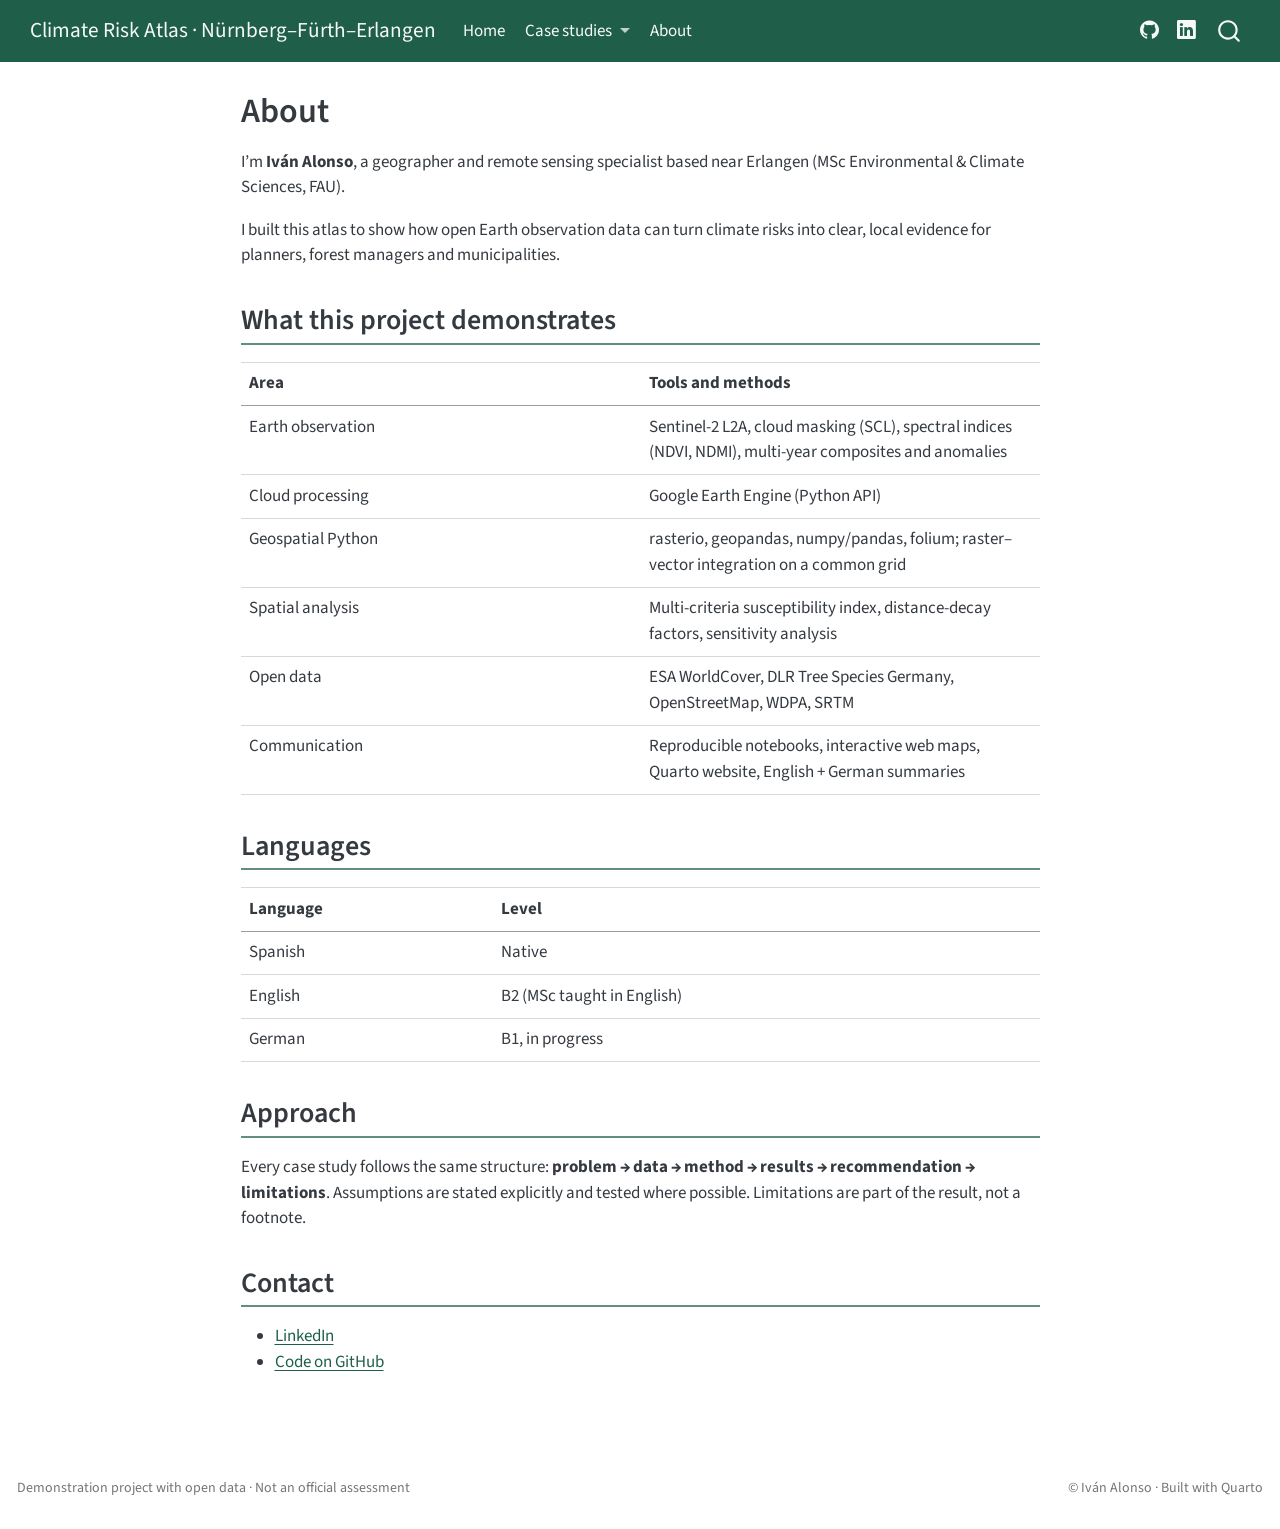
<file: docs/about.html>
<!DOCTYPE html>
<html xmlns="http://www.w3.org/1999/xhtml" lang="en" xml:lang="en"><head>

<meta charset="utf-8">
<meta name="generator" content="quarto-1.10.19">

<meta name="viewport" content="width=device-width, initial-scale=1.0, user-scalable=yes">


<title>About – Climate Risk Atlas · Nürnberg–Fürth–Erlangen</title>
<style>
/* Default styles provided by pandoc.
** See https://pandoc.org/MANUAL.html#variables-for-html for config info.
*/
span.smallcaps{font-variant: small-caps;}
div.columns{display: flex; gap: 1.5em;}
div.column{flex: auto;}
@media screen {
div.columns{gap: min(4vw, 1.5em);}
div.column{overflow-x: auto;}
}
div.hanging-indent{margin-left: 1.5em; text-indent: -1.5em;}
ul.task-list{list-style: none;}
ul.task-list li input[type="checkbox"] {
  width: 0.8em;
  margin: 0 0.8em 0.2em -1em; /* quarto-specific, see https://github.com/quarto-dev/quarto-cli/issues/4556 */ 
  vertical-align: middle;
}
</style>


<script src="site_libs/quarto-nav/quarto-nav.js"></script>
<script src="site_libs/quarto-nav/headroom.min.js"></script>
<script src="site_libs/clipboard/clipboard.min.js"></script>
<script src="site_libs/quarto-search/autocomplete.umd.js"></script>
<script src="site_libs/quarto-search/fuse.min.js"></script>
<script src="site_libs/quarto-search/quarto-search.js"></script>
<meta name="quarto:offset" content="./">
<script src="site_libs/quarto-html/quarto.js" type="module"></script>
<script src="site_libs/quarto-html/tabsets/tabsets.js" type="module"></script>
<script src="site_libs/quarto-html/popper.min.js"></script>
<script src="site_libs/quarto-html/tippy.umd.min.js"></script>
<script src="site_libs/quarto-html/anchor.min.js"></script>
<link href="site_libs/quarto-html/tippy.css" rel="stylesheet">
<link href="site_libs/quarto-html/quarto-syntax-highlighting-bf27225e3a48a9273f3daa8f8e829971.css" rel="stylesheet" id="quarto-text-highlighting-styles">
<script src="site_libs/bootstrap/bootstrap.min.js"></script>
<link href="site_libs/bootstrap/bootstrap-icons.css" rel="stylesheet">
<link href="site_libs/bootstrap/bootstrap-f256b25d8e422ffab89a92eec54816a0.min.css" rel="stylesheet" append-hash="true" id="quarto-bootstrap" data-mode="light">
<script id="quarto-search-options" type="application/json">{
  "location": "navbar",
  "copy-button": false,
  "collapse-after": 3,
  "panel-placement": "end",
  "type": "overlay",
  "limit": 50,
  "keyboard-shortcut": [
    "f",
    "/",
    "s"
  ],
  "show-item-context": false,
  "language": {
    "search-no-results-text": "No results",
    "search-matching-documents-text": "matching documents",
    "search-copy-link-title": "Copy link to search",
    "search-hide-matches-text": "Hide additional matches",
    "search-more-match-text": "more match in this document",
    "search-more-matches-text": "more matches in this document",
    "search-clear-button-title": "Clear",
    "search-text-placeholder": "",
    "search-detached-cancel-button-title": "Cancel",
    "search-submit-button-title": "Submit",
    "search-label": "Search"
  }
}</script>


<meta property="og:title" content="About – Climate Risk Atlas · Nürnberg–Fürth–Erlangen">
<meta property="og:description" content="Open-data case studies on climate risks in the Nürnberg–Fürth–Erlangen metropolitan core, built with Sentinel-2 and Google Earth Engine.">
<meta property="og:image" content="https://ivan-alonso-rs.github.io/climate-risk-atlas-nfe/images/banner.jpg">
<meta property="og:site_name" content="Climate Risk Atlas · Nürnberg–Fürth–Erlangen">
</head>

<body class="nav-fixed fullcontent quarto-light">

<div id="quarto-search-results"></div>
  <header id="quarto-header" class="headroom fixed-top">
    <nav class="navbar navbar-expand-lg " data-bs-theme="dark">
      <div class="navbar-container container-fluid">
      <div class="navbar-brand-container mx-auto">
    <a class="navbar-brand" href="./index.html">
    <span class="navbar-title">Climate Risk Atlas · Nürnberg–Fürth–Erlangen</span>
    </a>
  </div>
            <div id="quarto-search" class="" title="Search"></div>
          <button class="navbar-toggler" type="button" data-bs-toggle="collapse" data-bs-target="#navbarCollapse" aria-controls="navbarCollapse" role="menu" aria-expanded="false" aria-label="Toggle navigation" onclick="if (window.quartoToggleHeadroom) { window.quartoToggleHeadroom(); }">
  <span class="navbar-toggler-icon"></span>
</button>
          <div class="collapse navbar-collapse" id="navbarCollapse">
            <ul class="navbar-nav navbar-nav-scroll me-auto">
  <li class="nav-item">
    <a class="nav-link" href="./index.html"> 
<span class="menu-text">Home</span></a>
  </li>  
  <li class="nav-item dropdown ">
    <a class="nav-link dropdown-toggle" href="#" id="nav-menu-case-studies" role="link" data-bs-toggle="dropdown" aria-expanded="false">
 <span class="menu-text">Case studies</span>
    </a>
    <ul class="dropdown-menu" aria-labelledby="nav-menu-case-studies">    
        <li>
    <a class="dropdown-item" href="./projects/01_reichswald.html">
 <span class="dropdown-text">Forest health in the Nürnberger Reichswald</span></a>
  </li>  
        <li>
    <a class="dropdown-item" href="./projects/02_urban_heat.html">
 <span class="dropdown-text">Urban heat islands</span></a>
  </li>  
        <li>
    <a class="dropdown-item" href="./projects/03_watershed.html">
 <span class="dropdown-text">Pluvial flooding: where does heavy rain collect?</span></a>
  </li>  
    </ul>
  </li>
  <li class="nav-item">
    <a class="nav-link active" href="./about.html" aria-current="page"> 
<span class="menu-text">About</span></a>
  </li>  
</ul>
            <ul class="navbar-nav navbar-nav-scroll ms-auto">
  <li class="nav-item compact">
    <a class="nav-link" href="https://github.com/ivan-alonso-rs/climate-risk-atlas-nfe"> <i class="bi bi-github" role="img" aria-label="Code on GitHub">
</i> 
<span class="menu-text"></span></a>
  </li>  
  <li class="nav-item compact">
    <a class="nav-link" href="https://www.linkedin.com/in/ivan-alonso-rs/"> <i class="bi bi-linkedin" role="img" aria-label="LinkedIn">
</i> 
<span class="menu-text"></span></a>
  </li>  
</ul>
          </div> <!-- /navcollapse -->
            <div class="quarto-navbar-tools">
</div>
      </div> <!-- /container-fluid -->
    </nav>
</header>
<!-- content -->
<div id="quarto-content" class="quarto-container page-columns page-rows-contents page-layout-article page-navbar">
<!-- sidebar -->
<!-- margin-sidebar -->
    
<!-- main -->
<main class="content" id="quarto-document-content">

<header id="title-block-header" class="quarto-title-block default">
<div class="quarto-title">
<h1 class="title">About</h1>
</div>



<div class="quarto-title-meta">

    
  
    
  </div>
  


</header>


<p>I’m <strong>Iván Alonso</strong>, a geographer and remote sensing specialist based near Erlangen (MSc Environmental &amp; Climate Sciences, FAU).</p>
<p>I built this atlas to show how open Earth observation data can turn climate risks into clear, local evidence for planners, forest managers and municipalities.</p>
<section id="what-this-project-demonstrates" class="level2">
<h2 class="anchored" data-anchor-id="what-this-project-demonstrates">What this project demonstrates</h2>
<table class="caption-top table">
<colgroup>
<col style="width: 50%">
<col style="width: 50%">
</colgroup>
<thead>
<tr class="header">
<th>Area</th>
<th>Tools and methods</th>
</tr>
</thead>
<tbody>
<tr class="odd">
<td>Earth observation</td>
<td>Sentinel-2 L2A, cloud masking (SCL), spectral indices (NDVI, NDMI), multi-year composites and anomalies</td>
</tr>
<tr class="even">
<td>Cloud processing</td>
<td>Google Earth Engine (Python API)</td>
</tr>
<tr class="odd">
<td>Geospatial Python</td>
<td>rasterio, geopandas, numpy/pandas, folium; raster–vector integration on a common grid</td>
</tr>
<tr class="even">
<td>Spatial analysis</td>
<td>Multi-criteria susceptibility index, distance-decay factors, sensitivity analysis</td>
</tr>
<tr class="odd">
<td>Open data</td>
<td>ESA WorldCover, DLR Tree Species Germany, OpenStreetMap, WDPA, SRTM</td>
</tr>
<tr class="even">
<td>Communication</td>
<td>Reproducible notebooks, interactive web maps, Quarto website, English + German summaries</td>
</tr>
</tbody>
</table>
</section>
<section id="languages" class="level2">
<h2 class="anchored" data-anchor-id="languages">Languages</h2>
<table class="caption-top table">
<thead>
<tr class="header">
<th>Language</th>
<th>Level</th>
</tr>
</thead>
<tbody>
<tr class="odd">
<td>Spanish</td>
<td>Native</td>
</tr>
<tr class="even">
<td>English</td>
<td>B2 (MSc taught in English)</td>
</tr>
<tr class="odd">
<td>German</td>
<td>B1, in progress</td>
</tr>
</tbody>
</table>
</section>
<section id="approach" class="level2">
<h2 class="anchored" data-anchor-id="approach">Approach</h2>
<p>Every case study follows the same structure: <strong>problem → data → method → results → recommendation → limitations</strong>. Assumptions are stated explicitly and tested where possible. Limitations are part of the result, not a footnote.</p>
</section>
<section id="contact" class="level2">
<h2 class="anchored" data-anchor-id="contact">Contact</h2>
<ul>
<li><a href="https://www.linkedin.com/in/ivan-alonso-rs/">LinkedIn</a></li>
<li><a href="https://github.com/ivan-alonso-rs/climate-risk-atlas-nfe">Code on GitHub</a></li>
</ul>


</section>

</main> <!-- /main -->
<script id="quarto-html-after-body" type="application/javascript">
  window.document.addEventListener("DOMContentLoaded", function (event) {
    const icon = "";
    const anchorJS = new window.AnchorJS();
    anchorJS.options = {
      placement: 'right',
      icon: icon
    };
    anchorJS.add('.anchored');
    const isCodeAnnotation = (el) => {
      for (const clz of el.classList) {
        if (clz.startsWith('code-annotation-')) {                     
          return true;
        }
      }
      return false;
    }
    const onCopySuccess = function(e) {
      // button target
      const button = e.trigger;
      // don't keep focus
      button.blur();
      // flash "checked"
      button.classList.add('code-copy-button-checked');
      var currentTitle = button.getAttribute("title");
      button.setAttribute("title", "Copied!");
      let tooltip;
      if (window.bootstrap) {
        button.setAttribute("data-bs-toggle", "tooltip");
        button.setAttribute("data-bs-placement", "left");
        button.setAttribute("data-bs-title", "Copied!");
        tooltip = new bootstrap.Tooltip(button, 
          { trigger: "manual", 
            customClass: "code-copy-button-tooltip",
            offset: [0, -8]});
        tooltip.show();    
      }
      setTimeout(function() {
        if (tooltip) {
          tooltip.hide();
          button.removeAttribute("data-bs-title");
          button.removeAttribute("data-bs-toggle");
          button.removeAttribute("data-bs-placement");
        }
        button.setAttribute("title", currentTitle);
        button.classList.remove('code-copy-button-checked');
      }, 1000);
      // clear code selection
      e.clearSelection();
    }
    const getTextToCopy = function(trigger) {
      const outerScaffold = trigger.parentElement.cloneNode(true);
      const codeEl = outerScaffold.querySelector('code');
      for (const childEl of codeEl.children) {
        if (isCodeAnnotation(childEl)) {
          childEl.remove();
        }
      }
      return codeEl.innerText;
    }
    const clipboard = new window.ClipboardJS('.code-copy-button:not([data-in-quarto-modal])', {
      text: getTextToCopy
    });
    clipboard.on('success', onCopySuccess);
    if (window.document.getElementById('quarto-embedded-source-code-modal')) {
      const clipboardModal = new window.ClipboardJS('.code-copy-button[data-in-quarto-modal]', {
        text: getTextToCopy,
        container: window.document.getElementById('quarto-embedded-source-code-modal')
      });
      clipboardModal.on('success', onCopySuccess);
    }
      var localhostRegex = new RegExp(/^(?:http|https):\/\/localhost\:?[0-9]*\//);
      var mailtoRegex = new RegExp(/^mailto:/);
        var filterRegex = new RegExp("https:\/\/ivan-alonso-rs\.github\.io\/climate-risk-atlas-nfe\/");
      var isInternal = (href) => {
          return filterRegex.test(href) || localhostRegex.test(href) || mailtoRegex.test(href);
      }
      // Inspect non-navigation links and adorn them if external
     var links = window.document.querySelectorAll('a[href]:not(.nav-link):not(.navbar-brand):not(.toc-action):not(.sidebar-link):not(.sidebar-item-toggle):not(.pagination-link):not(.no-external):not([aria-hidden]):not(.dropdown-item):not(.quarto-navigation-tool):not(.about-link)');
      for (var i=0; i<links.length; i++) {
        const link = links[i];
        if (!isInternal(link.href)) {
          // undo the damage that might have been done by quarto-nav.js in the case of
          // links that we want to consider external
          if (link.dataset.originalHref !== undefined) {
            link.href = link.dataset.originalHref;
          }
        }
      }
    function tippyHover(el, contentFn, onTriggerFn, onUntriggerFn) {
      const config = {
        allowHTML: true,
        maxWidth: 500,
        delay: 100,
        arrow: false,
        appendTo: function(el) {
            return el.parentElement;
        },
        interactive: true,
        interactiveBorder: 10,
        theme: 'quarto',
        placement: 'bottom-start',
      };
      if (contentFn) {
        config.content = contentFn;
      }
      if (onTriggerFn) {
        config.onTrigger = onTriggerFn;
      }
      if (onUntriggerFn) {
        config.onUntrigger = onUntriggerFn;
      }
      window.tippy(el, config); 
    }
    const noterefs = window.document.querySelectorAll('a[role="doc-noteref"]');
    for (var i=0; i<noterefs.length; i++) {
      const ref = noterefs[i];
      tippyHover(ref, function() {
        // use id or data attribute instead here
        let href = ref.getAttribute('data-footnote-href') || ref.getAttribute('href');
        try { href = new URL(href).hash; } catch {}
        const id = href.replace(/^#\/?/, "");
        const note = window.document.getElementById(id);
        if (note) {
          return note.innerHTML;
        } else {
          return "";
        }
      });
    }
    const xrefs = window.document.querySelectorAll('a.quarto-xref');
    const processXRef = (id, note) => {
      // Strip column container classes
      const stripColumnClz = (el) => {
        el.classList.remove("page-full", "page-columns");
        if (el.children) {
          for (const child of el.children) {
            stripColumnClz(child);
          }
        }
      }
      stripColumnClz(note)
      if (id === null || id.startsWith('sec-')) {
        // Special case sections, only their first couple elements
        const container = document.createElement("div");
        if (note.children && note.children.length > 2) {
          container.appendChild(note.children[0].cloneNode(true));
          for (let i = 1; i < note.children.length; i++) {
            const child = note.children[i];
            if (child.tagName === "P" && child.innerText === "") {
              continue;
            } else {
              container.appendChild(child.cloneNode(true));
              break;
            }
          }
          if (window.Quarto?.typesetMath) {
            window.Quarto.typesetMath(container);
          }
          return container.innerHTML
        } else {
          if (window.Quarto?.typesetMath) {
            window.Quarto.typesetMath(note);
          }
          return note.innerHTML;
        }
      } else {
        // Remove any anchor links if they are present
        const anchorLink = note.querySelector('a.anchorjs-link');
        if (anchorLink) {
          anchorLink.remove();
        }
        if (window.Quarto?.typesetMath) {
          window.Quarto.typesetMath(note);
        }
        if (note.classList.contains("callout")) {
          return note.outerHTML;
        } else {
          return note.innerHTML;
        }
      }
    }
    for (var i=0; i<xrefs.length; i++) {
      const xref = xrefs[i];
      tippyHover(xref, undefined, function(instance) {
        instance.disable();
        let url = xref.getAttribute('href');
        let hash = undefined; 
        if (url.startsWith('#')) {
          hash = url;
        } else {
          try { hash = new URL(url).hash; } catch {}
        }
        if (hash) {
          const id = hash.replace(/^#\/?/, "");
          const note = window.document.getElementById(id);
          if (note !== null) {
            try {
              const html = processXRef(id, note.cloneNode(true));
              instance.setContent(html);
            } finally {
              instance.enable();
              instance.show();
            }
          } else {
            // See if we can fetch this
            fetch(url.split('#')[0])
            .then(res => res.text())
            .then(html => {
              const parser = new DOMParser();
              const htmlDoc = parser.parseFromString(html, "text/html");
              const note = htmlDoc.getElementById(id);
              if (note !== null) {
                const html = processXRef(id, note);
                instance.setContent(html);
              } 
            }).finally(() => {
              instance.enable();
              instance.show();
            });
          }
        } else {
          // See if we can fetch a full url (with no hash to target)
          // This is a special case and we should probably do some content thinning / targeting
          fetch(url)
          .then(res => res.text())
          .then(html => {
            const parser = new DOMParser();
            const htmlDoc = parser.parseFromString(html, "text/html");
            const note = htmlDoc.querySelector('main.content');
            if (note !== null) {
              // This should only happen for chapter cross references
              // (since there is no id in the URL)
              // remove the first header
              if (note.children.length > 0 && note.children[0].tagName === "HEADER") {
                note.children[0].remove();
              }
              const html = processXRef(null, note);
              instance.setContent(html);
            } 
          }).finally(() => {
            instance.enable();
            instance.show();
          });
        }
      }, function(instance) {
      });
    }
        let selectedAnnoteEl;
        const selectorForAnnotation = ( cell, annotation) => {
          let cellAttr = 'data-code-cell="' + cell + '"';
          let lineAttr = 'data-code-annotation="' +  annotation + '"';
          const selector = 'span[' + cellAttr + '][' + lineAttr + ']';
          return selector;
        }
        const selectCodeLines = (annoteEl) => {
          const doc = window.document;
          const targetCell = annoteEl.getAttribute("data-target-cell");
          const targetAnnotation = annoteEl.getAttribute("data-target-annotation");
          const annoteSpan = window.document.querySelector(selectorForAnnotation(targetCell, targetAnnotation));
          const lines = annoteSpan.getAttribute("data-code-lines").split(",");
          const lineIds = lines.map((line) => {
            return targetCell + "-" + line;
          })
          let top = null;
          let height = null;
          let parent = null;
          if (lineIds.length > 0) {
              //compute the position of the single el (top and bottom and make a div)
              const el = window.document.getElementById(lineIds[0]);
              top = el.offsetTop;
              height = el.offsetHeight;
              parent = el.parentElement.parentElement;
            if (lineIds.length > 1) {
              const lastEl = window.document.getElementById(lineIds[lineIds.length - 1]);
              const bottom = lastEl.offsetTop + lastEl.offsetHeight;
              height = bottom - top;
            }
            if (top !== null && height !== null && parent !== null) {
              // cook up a div (if necessary) and position it 
              let div = window.document.getElementById("code-annotation-line-highlight");
              if (div === null) {
                div = window.document.createElement("div");
                div.setAttribute("id", "code-annotation-line-highlight");
                div.style.position = 'absolute';
                parent.appendChild(div);
              }
              div.style.top = top - 2 + "px";
              div.style.height = height + 4 + "px";
              div.style.left = 0;
              let gutterDiv = window.document.getElementById("code-annotation-line-highlight-gutter");
              if (gutterDiv === null) {
                gutterDiv = window.document.createElement("div");
                gutterDiv.setAttribute("id", "code-annotation-line-highlight-gutter");
                gutterDiv.style.position = 'absolute';
                const codeCell = window.document.getElementById(targetCell);
                const gutter = codeCell.querySelector('.code-annotation-gutter');
                gutter.appendChild(gutterDiv);
              }
              gutterDiv.style.top = top - 2 + "px";
              gutterDiv.style.height = height + 4 + "px";
            }
            selectedAnnoteEl = annoteEl;
          }
        };
        const unselectCodeLines = () => {
          const elementsIds = ["code-annotation-line-highlight", "code-annotation-line-highlight-gutter"];
          elementsIds.forEach((elId) => {
            const div = window.document.getElementById(elId);
            if (div) {
              div.remove();
            }
          });
          selectedAnnoteEl = undefined;
        };
          // Handle positioning of the toggle
      window.addEventListener(
        "resize",
        throttle(() => {
          elRect = undefined;
          if (selectedAnnoteEl) {
            selectCodeLines(selectedAnnoteEl);
          }
        }, 10)
      );
      function throttle(fn, ms) {
      let throttle = false;
      let timer;
        return (...args) => {
          if(!throttle) { // first call gets through
              fn.apply(this, args);
              throttle = true;
          } else { // all the others get throttled
              if(timer) clearTimeout(timer); // cancel #2
              timer = setTimeout(() => {
                fn.apply(this, args);
                timer = throttle = false;
              }, ms);
          }
        };
      }
        // Attach click handler to the DT
        const annoteDls = window.document.querySelectorAll('dt[data-target-cell]');
        for (const annoteDlNode of annoteDls) {
          annoteDlNode.addEventListener('click', (event) => {
            const clickedEl = event.target;
            if (clickedEl !== selectedAnnoteEl) {
              unselectCodeLines();
              const activeEl = window.document.querySelector('dt[data-target-cell].code-annotation-active');
              if (activeEl) {
                activeEl.classList.remove('code-annotation-active');
              }
              selectCodeLines(clickedEl);
              clickedEl.classList.add('code-annotation-active');
            } else {
              // Unselect the line
              unselectCodeLines();
              clickedEl.classList.remove('code-annotation-active');
            }
          });
        }
    const findCites = (el) => {
      const parentEl = el.parentElement;
      if (parentEl) {
        const cites = parentEl.dataset.cites;
        if (cites) {
          return {
            el,
            cites: cites.split(' ')
          };
        } else {
          return findCites(el.parentElement)
        }
      } else {
        return undefined;
      }
    };
    var bibliorefs = window.document.querySelectorAll('a[role="doc-biblioref"]');
    for (var i=0; i<bibliorefs.length; i++) {
      const ref = bibliorefs[i];
      const citeInfo = findCites(ref);
      if (citeInfo) {
        tippyHover(citeInfo.el, function() {
          var popup = window.document.createElement('div');
          citeInfo.cites.forEach(function(cite) {
            var citeDiv = window.document.createElement('div');
            citeDiv.classList.add('hanging-indent');
            citeDiv.classList.add('csl-entry');
            var biblioDiv = window.document.getElementById('ref-' + cite);
            if (biblioDiv) {
              citeDiv.innerHTML = biblioDiv.innerHTML;
            }
            popup.appendChild(citeDiv);
          });
          return popup.innerHTML;
        });
      }
    }
  });
  </script>
</div> <!-- /content -->
<footer class="footer">
  <div class="nav-footer">
    <div class="nav-footer-left">
<p>Demonstration project with open data · Not an official assessment</p>
</div>   
    <div class="nav-footer-center">
      &nbsp;
    </div>
    <div class="nav-footer-right">
<p>© Iván Alonso · Built with Quarto</p>
</div>
  </div>
</footer>




</body></html>
</file>
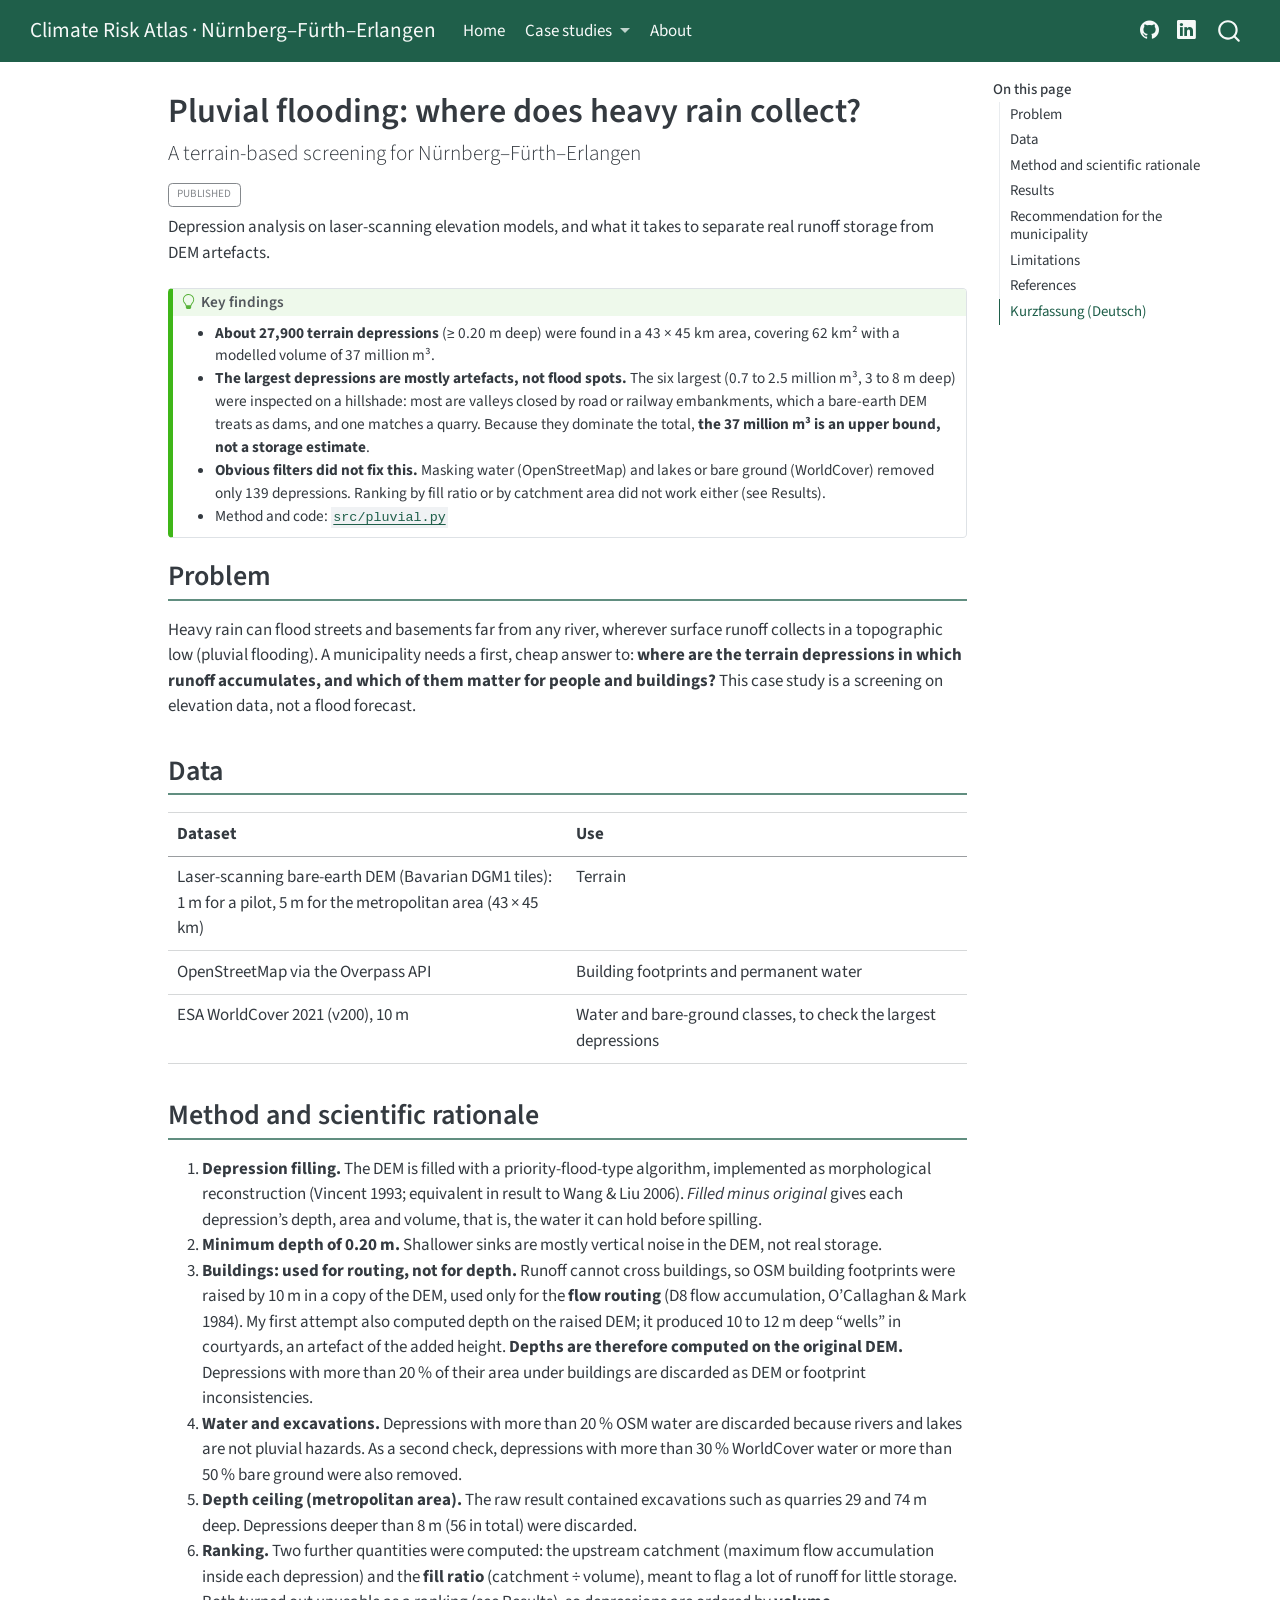
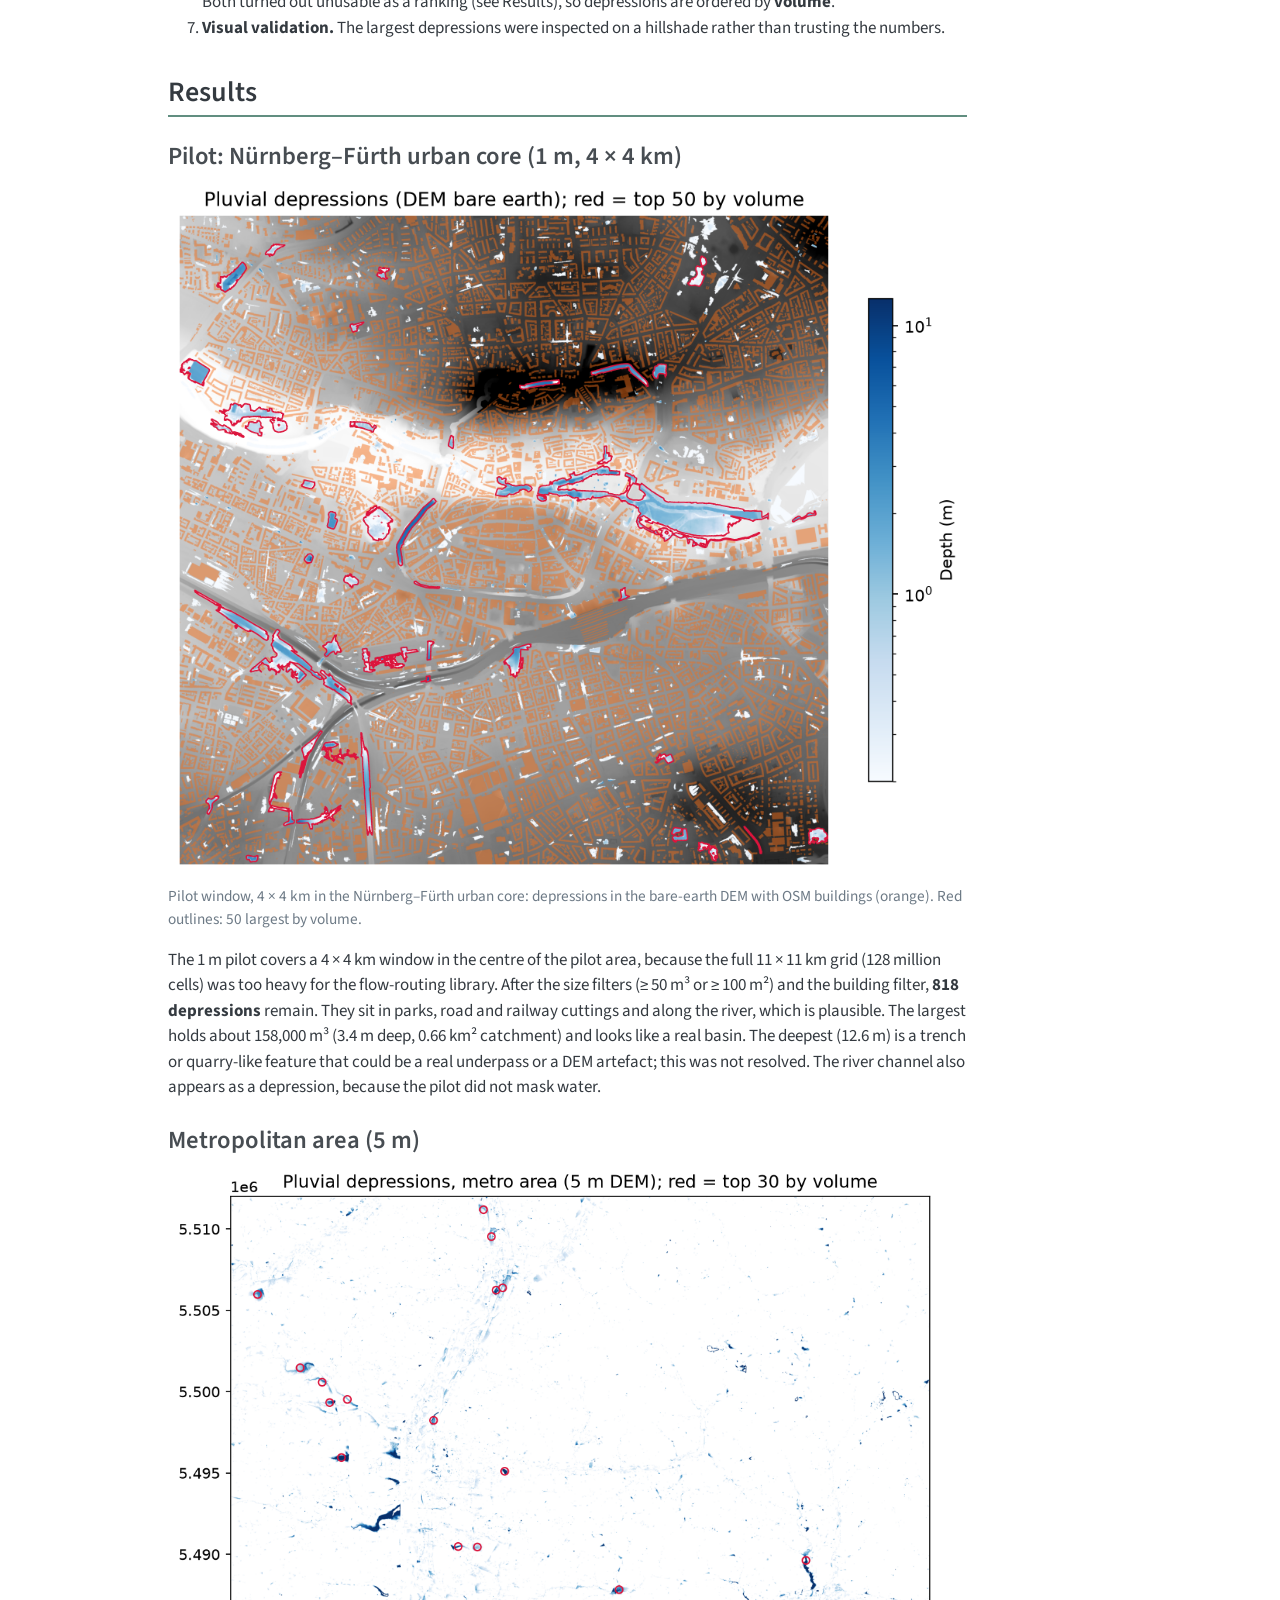
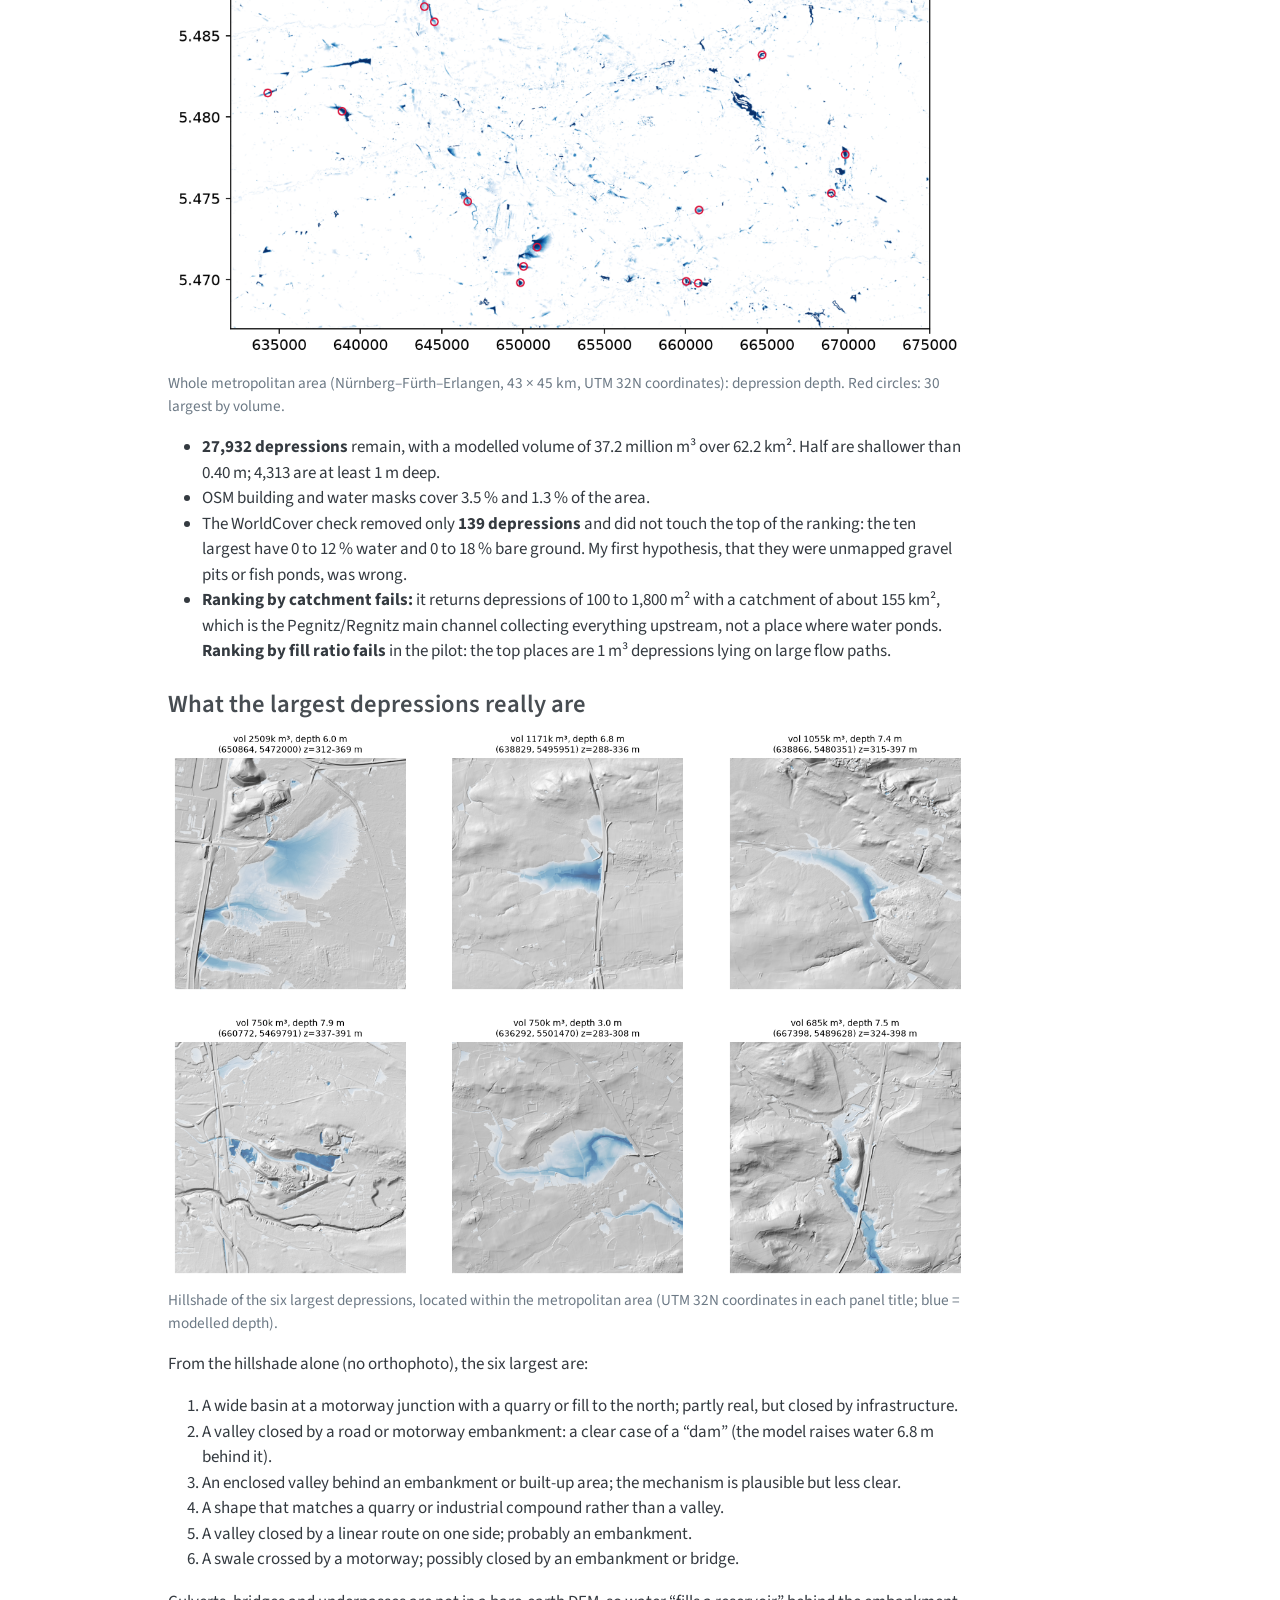
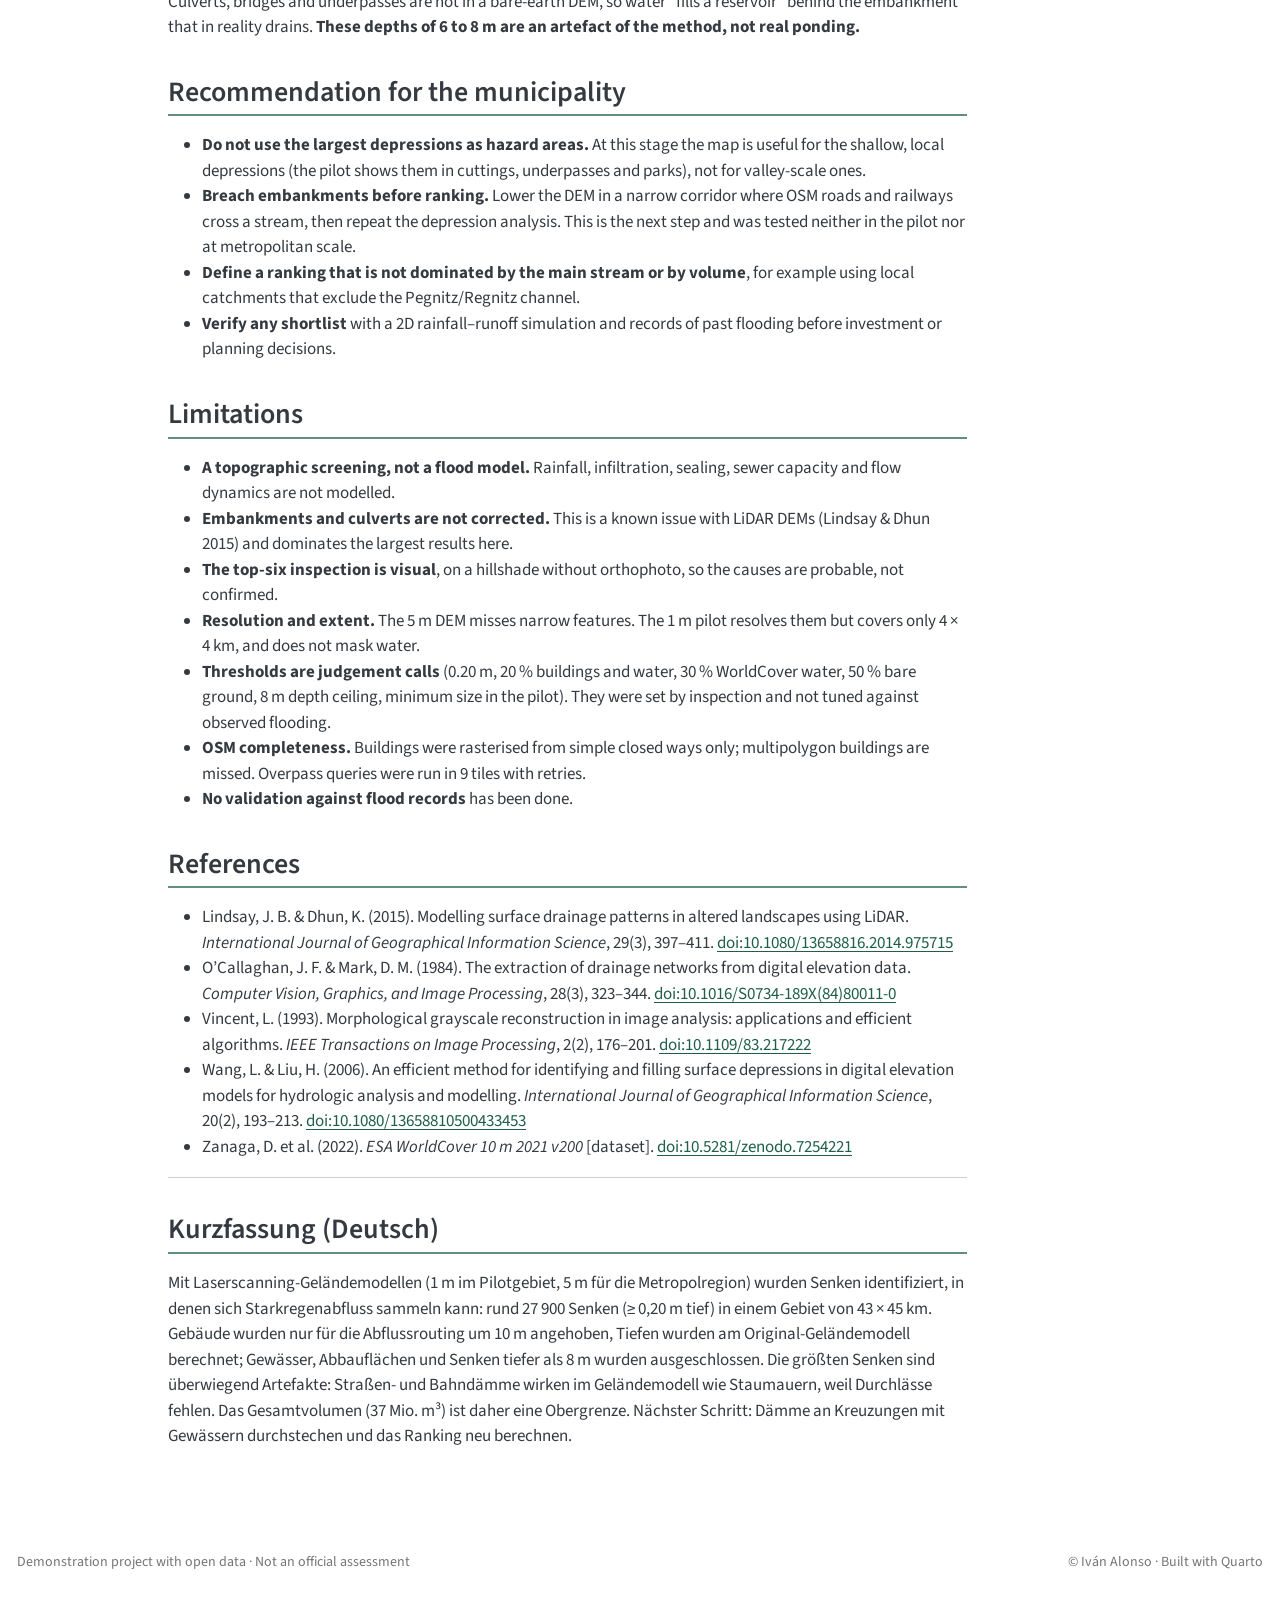
<file: docs/projects/03_watershed.html>
<!DOCTYPE html>
<html xmlns="http://www.w3.org/1999/xhtml" lang="en" xml:lang="en"><head>

<meta charset="utf-8">
<meta name="generator" content="quarto-1.10.19">

<meta name="viewport" content="width=device-width, initial-scale=1.0, user-scalable=yes">

<meta name="description" content="Depression analysis on laser-scanning elevation models, and what it takes to separate real runoff storage from DEM artefacts.">

<title>Pluvial flooding: where does heavy rain collect? – Climate Risk Atlas · Nürnberg–Fürth–Erlangen</title>
<style>
/* Default styles provided by pandoc.
** See https://pandoc.org/MANUAL.html#variables-for-html for config info.
*/
span.smallcaps{font-variant: small-caps;}
div.columns{display: flex; gap: 1.5em;}
div.column{flex: auto;}
@media screen {
div.columns{gap: min(4vw, 1.5em);}
div.column{overflow-x: auto;}
}
div.hanging-indent{margin-left: 1.5em; text-indent: -1.5em;}
ul.task-list{list-style: none;}
ul.task-list li input[type="checkbox"] {
  width: 0.8em;
  margin: 0 0.8em 0.2em -1em; /* quarto-specific, see https://github.com/quarto-dev/quarto-cli/issues/4556 */ 
  vertical-align: middle;
}
</style>


<script src="../site_libs/quarto-nav/quarto-nav.js"></script>
<script src="../site_libs/quarto-nav/headroom.min.js"></script>
<script src="../site_libs/clipboard/clipboard.min.js"></script>
<script src="../site_libs/quarto-search/autocomplete.umd.js"></script>
<script src="../site_libs/quarto-search/fuse.min.js"></script>
<script src="../site_libs/quarto-search/quarto-search.js"></script>
<meta name="quarto:offset" content="../">
<script src="../site_libs/quarto-html/quarto.js" type="module"></script>
<script src="../site_libs/quarto-html/tabsets/tabsets.js" type="module"></script>
<script src="../site_libs/quarto-html/popper.min.js"></script>
<script src="../site_libs/quarto-html/tippy.umd.min.js"></script>
<script src="../site_libs/quarto-html/anchor.min.js"></script>
<link href="../site_libs/quarto-html/tippy.css" rel="stylesheet">
<link href="../site_libs/quarto-html/quarto-syntax-highlighting-bf27225e3a48a9273f3daa8f8e829971.css" rel="stylesheet" id="quarto-text-highlighting-styles">
<script src="../site_libs/bootstrap/bootstrap.min.js"></script>
<link href="../site_libs/bootstrap/bootstrap-icons.css" rel="stylesheet">
<link href="../site_libs/bootstrap/bootstrap-f256b25d8e422ffab89a92eec54816a0.min.css" rel="stylesheet" append-hash="true" id="quarto-bootstrap" data-mode="light">
<script id="quarto-search-options" type="application/json">{
  "location": "navbar",
  "copy-button": false,
  "collapse-after": 3,
  "panel-placement": "end",
  "type": "overlay",
  "limit": 50,
  "keyboard-shortcut": [
    "f",
    "/",
    "s"
  ],
  "show-item-context": false,
  "language": {
    "search-no-results-text": "No results",
    "search-matching-documents-text": "matching documents",
    "search-copy-link-title": "Copy link to search",
    "search-hide-matches-text": "Hide additional matches",
    "search-more-match-text": "more match in this document",
    "search-more-matches-text": "more matches in this document",
    "search-clear-button-title": "Clear",
    "search-text-placeholder": "",
    "search-detached-cancel-button-title": "Cancel",
    "search-submit-button-title": "Submit",
    "search-label": "Search"
  }
}</script>


<meta property="og:title" content="Pluvial flooding: where does heavy rain collect? – Climate Risk Atlas · Nürnberg–Fürth–Erlangen">
<meta property="og:description" content="Depression analysis on laser-scanning elevation models, and what it takes to separate real runoff storage from DEM artefacts.">
<meta property="og:image" content="https://ivan-alonso-rs.github.io/climate-risk-atlas-nfe/images/thumb_watershed.jpg">
<meta property="og:site_name" content="Climate Risk Atlas · Nürnberg–Fürth–Erlangen">
</head>

<body class="nav-fixed quarto-light">

<div id="quarto-search-results"></div>
  <header id="quarto-header" class="headroom fixed-top">
    <nav class="navbar navbar-expand-lg " data-bs-theme="dark">
      <div class="navbar-container container-fluid">
      <div class="navbar-brand-container mx-auto">
    <a class="navbar-brand" href="../index.html">
    <span class="navbar-title">Climate Risk Atlas · Nürnberg–Fürth–Erlangen</span>
    </a>
  </div>
            <div id="quarto-search" class="" title="Search"></div>
          <button class="navbar-toggler" type="button" data-bs-toggle="collapse" data-bs-target="#navbarCollapse" aria-controls="navbarCollapse" role="menu" aria-expanded="false" aria-label="Toggle navigation" onclick="if (window.quartoToggleHeadroom) { window.quartoToggleHeadroom(); }">
  <span class="navbar-toggler-icon"></span>
</button>
          <div class="collapse navbar-collapse" id="navbarCollapse">
            <ul class="navbar-nav navbar-nav-scroll me-auto">
  <li class="nav-item">
    <a class="nav-link" href="../index.html"> 
<span class="menu-text">Home</span></a>
  </li>  
  <li class="nav-item dropdown ">
    <a class="nav-link dropdown-toggle" href="#" id="nav-menu-case-studies" role="link" data-bs-toggle="dropdown" aria-expanded="false">
 <span class="menu-text">Case studies</span>
    </a>
    <ul class="dropdown-menu" aria-labelledby="nav-menu-case-studies">    
        <li>
    <a class="dropdown-item" href="../projects/01_reichswald.html">
 <span class="dropdown-text">Forest health in the Nürnberger Reichswald</span></a>
  </li>  
        <li>
    <a class="dropdown-item" href="../projects/02_urban_heat.html">
 <span class="dropdown-text">Urban heat islands</span></a>
  </li>  
        <li>
    <a class="dropdown-item" href="../projects/03_watershed.html">
 <span class="dropdown-text">Pluvial flooding: where does heavy rain collect?</span></a>
  </li>  
    </ul>
  </li>
  <li class="nav-item">
    <a class="nav-link" href="../about.html"> 
<span class="menu-text">About</span></a>
  </li>  
</ul>
            <ul class="navbar-nav navbar-nav-scroll ms-auto">
  <li class="nav-item compact">
    <a class="nav-link" href="https://github.com/ivan-alonso-rs/climate-risk-atlas-nfe"> <i class="bi bi-github" role="img" aria-label="Code on GitHub">
</i> 
<span class="menu-text"></span></a>
  </li>  
  <li class="nav-item compact">
    <a class="nav-link" href="https://www.linkedin.com/in/ivan-alonso-rs/"> <i class="bi bi-linkedin" role="img" aria-label="LinkedIn">
</i> 
<span class="menu-text"></span></a>
  </li>  
</ul>
          </div> <!-- /navcollapse -->
            <div class="quarto-navbar-tools">
</div>
      </div> <!-- /container-fluid -->
    </nav>
</header>
<!-- content -->
<div id="quarto-content" class="quarto-container page-columns page-rows-contents page-layout-article page-navbar">
<!-- sidebar -->
<!-- margin-sidebar -->
    <div id="quarto-margin-sidebar" class="sidebar margin-sidebar">
        <nav id="TOC" role="doc-toc" class="toc-active">
    <h2 id="toc-title">On this page</h2>
   
  <ul>
  <li><a href="#problem" id="toc-problem" class="nav-link active" data-scroll-target="#problem">Problem</a></li>
  <li><a href="#data" id="toc-data" class="nav-link" data-scroll-target="#data">Data</a></li>
  <li><a href="#method-and-scientific-rationale" id="toc-method-and-scientific-rationale" class="nav-link" data-scroll-target="#method-and-scientific-rationale">Method and scientific rationale</a></li>
  <li><a href="#results" id="toc-results" class="nav-link" data-scroll-target="#results">Results</a>
  <ul class="collapse">
  <li><a href="#pilot-nürnbergfürth-urban-core-1-m-4-4-km" id="toc-pilot-nürnbergfürth-urban-core-1-m-4-4-km" class="nav-link" data-scroll-target="#pilot-nürnbergfürth-urban-core-1-m-4-4-km">Pilot: Nürnberg–Fürth urban core (1 m, 4 × 4 km)</a></li>
  <li><a href="#metropolitan-area-5-m" id="toc-metropolitan-area-5-m" class="nav-link" data-scroll-target="#metropolitan-area-5-m">Metropolitan area (5 m)</a></li>
  <li><a href="#what-the-largest-depressions-really-are" id="toc-what-the-largest-depressions-really-are" class="nav-link" data-scroll-target="#what-the-largest-depressions-really-are">What the largest depressions really are</a></li>
  </ul></li>
  <li><a href="#recommendation-for-the-municipality" id="toc-recommendation-for-the-municipality" class="nav-link" data-scroll-target="#recommendation-for-the-municipality">Recommendation for the municipality</a></li>
  <li><a href="#limitations" id="toc-limitations" class="nav-link" data-scroll-target="#limitations">Limitations</a></li>
  <li><a href="#references" id="toc-references" class="nav-link" data-scroll-target="#references">References</a></li>
  <li><a href="#kurzfassung-deutsch" id="toc-kurzfassung-deutsch" class="nav-link" data-scroll-target="#kurzfassung-deutsch">Kurzfassung (Deutsch)</a></li>
  </ul>
</nav>
    </div>
<!-- main -->
<main class="content" id="quarto-document-content">

<header id="title-block-header" class="quarto-title-block default">
<div class="quarto-title">
<h1 class="title">Pluvial flooding: where does heavy rain collect?</h1>
<p class="subtitle lead">A terrain-based screening for Nürnberg–Fürth–Erlangen</p>
  <div class="quarto-categories">
    <div class="quarto-category">Published</div>
  </div>
  </div>

<div>
  <div class="description">
    Depression analysis on laser-scanning elevation models, and what it takes to separate real runoff storage from DEM artefacts.
  </div>
</div>


<div class="quarto-title-meta">

    
  
    
  </div>
  


</header>


<div class="callout callout-style-default callout-tip callout-titled">
<div class="callout-header d-flex align-content-center">
<div class="callout-icon-container">
<i class="callout-icon"></i>
</div>
<div class="callout-title-container flex-fill">
<span class="screen-reader-only">Tip</span>Key findings
</div>
</div>
<div class="callout-body-container callout-body">
<ul>
<li><strong>About 27,900 terrain depressions</strong> (≥ 0.20 m deep) were found in a 43 × 45 km area, covering 62 km² with a modelled volume of 37 million m³.</li>
<li><strong>The largest depressions are mostly artefacts, not flood spots.</strong> The six largest (0.7 to 2.5 million m³, 3 to 8 m deep) were inspected on a hillshade: most are valleys closed by road or railway embankments, which a bare-earth DEM treats as dams, and one matches a quarry. Because they dominate the total, <strong>the 37 million m³ is an upper bound, not a storage estimate</strong>.</li>
<li><strong>Obvious filters did not fix this.</strong> Masking water (OpenStreetMap) and lakes or bare ground (WorldCover) removed only 139 depressions. Ranking by fill ratio or by catchment area did not work either (see Results).</li>
<li>Method and code: <a href="https://github.com/ivan-alonso-rs/climate-risk-atlas-nfe/blob/main/src/pluvial.py"><code>src/pluvial.py</code></a></li>
</ul>
</div>
</div>
<section id="problem" class="level2">
<h2 class="anchored" data-anchor-id="problem">Problem</h2>
<p>Heavy rain can flood streets and basements far from any river, wherever surface runoff collects in a topographic low (pluvial flooding). A municipality needs a first, cheap answer to: <strong>where are the terrain depressions in which runoff accumulates, and which of them matter for people and buildings?</strong> This case study is a screening on elevation data, not a flood forecast.</p>
</section>
<section id="data" class="level2">
<h2 class="anchored" data-anchor-id="data">Data</h2>
<table class="caption-top table">
<colgroup>
<col style="width: 50%">
<col style="width: 50%">
</colgroup>
<thead>
<tr class="header">
<th>Dataset</th>
<th>Use</th>
</tr>
</thead>
<tbody>
<tr class="odd">
<td>Laser-scanning bare-earth DEM (Bavarian DGM1 tiles): 1 m for a pilot, 5 m for the metropolitan area (43 × 45 km)</td>
<td>Terrain</td>
</tr>
<tr class="even">
<td>OpenStreetMap via the Overpass API</td>
<td>Building footprints and permanent water</td>
</tr>
<tr class="odd">
<td>ESA WorldCover 2021 (v200), 10 m</td>
<td>Water and bare-ground classes, to check the largest depressions</td>
</tr>
</tbody>
</table>
</section>
<section id="method-and-scientific-rationale" class="level2">
<h2 class="anchored" data-anchor-id="method-and-scientific-rationale">Method and scientific rationale</h2>
<ol type="1">
<li><strong>Depression filling.</strong> The DEM is filled with a priority-flood-type algorithm, implemented as morphological reconstruction (Vincent 1993; equivalent in result to Wang &amp; Liu 2006). <em>Filled minus original</em> gives each depression’s depth, area and volume, that is, the water it can hold before spilling.</li>
<li><strong>Minimum depth of 0.20 m.</strong> Shallower sinks are mostly vertical noise in the DEM, not real storage.</li>
<li><strong>Buildings: used for routing, not for depth.</strong> Runoff cannot cross buildings, so OSM building footprints were raised by 10 m in a copy of the DEM, used only for the <strong>flow routing</strong> (D8 flow accumulation, O’Callaghan &amp; Mark 1984). My first attempt also computed depth on the raised DEM; it produced 10 to 12 m deep “wells” in courtyards, an artefact of the added height. <strong>Depths are therefore computed on the original DEM.</strong> Depressions with more than 20 % of their area under buildings are discarded as DEM or footprint inconsistencies.</li>
<li><strong>Water and excavations.</strong> Depressions with more than 20 % OSM water are discarded because rivers and lakes are not pluvial hazards. As a second check, depressions with more than 30 % WorldCover water or more than 50 % bare ground were also removed.</li>
<li><strong>Depth ceiling (metropolitan area).</strong> The raw result contained excavations such as quarries 29 and 74 m deep. Depressions deeper than 8 m (56 in total) were discarded.</li>
<li><strong>Ranking.</strong> Two further quantities were computed: the upstream catchment (maximum flow accumulation inside each depression) and the <strong>fill ratio</strong> (catchment ÷ volume), meant to flag a lot of runoff for little storage. Both turned out unusable as a ranking (see Results), so depressions are ordered by <strong>volume</strong>.</li>
<li><strong>Visual validation.</strong> The largest depressions were inspected on a hillshade rather than trusting the numbers.</li>
</ol>
</section>
<section id="results" class="level2">
<h2 class="anchored" data-anchor-id="results">Results</h2>
<section id="pilot-nürnbergfürth-urban-core-1-m-4-4-km" class="level3">
<h3 class="anchored" data-anchor-id="pilot-nürnbergfürth-urban-core-1-m-4-4-km">Pilot: Nürnberg–Fürth urban core (1 m, 4 × 4 km)</h3>
<div class="quarto-figure quarto-figure-center">
<figure class="figure">
<p><img src="figures/pluvial_pilot_depressions.png" class="img-fluid figure-img"></p>
<figcaption>Pilot window, 4 × 4 km in the Nürnberg–Fürth urban core: depressions in the bare-earth DEM with OSM buildings (orange). Red outlines: 50 largest by volume.</figcaption>
</figure>
</div>
<p>The 1 m pilot covers a 4 × 4 km window in the centre of the pilot area, because the full 11 × 11 km grid (128 million cells) was too heavy for the flow-routing library. After the size filters (≥ 50 m³ or ≥ 100 m²) and the building filter, <strong>818 depressions</strong> remain. They sit in parks, road and railway cuttings and along the river, which is plausible. The largest holds about 158,000 m³ (3.4 m deep, 0.66 km² catchment) and looks like a real basin. The deepest (12.6 m) is a trench or quarry-like feature that could be a real underpass or a DEM artefact; this was not resolved. The river channel also appears as a depression, because the pilot did not mask water.</p>
</section>
<section id="metropolitan-area-5-m" class="level3">
<h3 class="anchored" data-anchor-id="metropolitan-area-5-m">Metropolitan area (5 m)</h3>
<div class="quarto-figure quarto-figure-center">
<figure class="figure">
<p><img src="figures/pluvial_metro_depressions.png" class="img-fluid figure-img"></p>
<figcaption>Whole metropolitan area (Nürnberg–Fürth–Erlangen, 43 × 45 km, UTM 32N coordinates): depression depth. Red circles: 30 largest by volume.</figcaption>
</figure>
</div>
<ul>
<li><strong>27,932 depressions</strong> remain, with a modelled volume of 37.2 million m³ over 62.2 km². Half are shallower than 0.40 m; 4,313 are at least 1 m deep.</li>
<li>OSM building and water masks cover 3.5 % and 1.3 % of the area.</li>
<li>The WorldCover check removed only <strong>139 depressions</strong> and did not touch the top of the ranking: the ten largest have 0 to 12 % water and 0 to 18 % bare ground. My first hypothesis, that they were unmapped gravel pits or fish ponds, was wrong.</li>
<li><strong>Ranking by catchment fails:</strong> it returns depressions of 100 to 1,800 m² with a catchment of about 155 km², which is the Pegnitz/Regnitz main channel collecting everything upstream, not a place where water ponds. <strong>Ranking by fill ratio fails</strong> in the pilot: the top places are 1 m³ depressions lying on large flow paths.</li>
</ul>
</section>
<section id="what-the-largest-depressions-really-are" class="level3">
<h3 class="anchored" data-anchor-id="what-the-largest-depressions-really-are">What the largest depressions really are</h3>
<div class="quarto-figure quarto-figure-center">
<figure class="figure">
<p><img src="figures/pluvial_top6_check.png" class="img-fluid figure-img"></p>
<figcaption>Hillshade of the six largest depressions, located within the metropolitan area (UTM 32N coordinates in each panel title; blue = modelled depth).</figcaption>
</figure>
</div>
<p>From the hillshade alone (no orthophoto), the six largest are:</p>
<ol type="1">
<li>A wide basin at a motorway junction with a quarry or fill to the north; partly real, but closed by infrastructure.</li>
<li>A valley closed by a road or motorway embankment: a clear case of a “dam” (the model raises water 6.8 m behind it).</li>
<li>An enclosed valley behind an embankment or built-up area; the mechanism is plausible but less clear.</li>
<li>A shape that matches a quarry or industrial compound rather than a valley.</li>
<li>A valley closed by a linear route on one side; probably an embankment.</li>
<li>A swale crossed by a motorway; possibly closed by an embankment or bridge.</li>
</ol>
<p>Culverts, bridges and underpasses are not in a bare-earth DEM, so water “fills a reservoir” behind the embankment that in reality drains. <strong>These depths of 6 to 8 m are an artefact of the method, not real ponding.</strong></p>
</section>
</section>
<section id="recommendation-for-the-municipality" class="level2">
<h2 class="anchored" data-anchor-id="recommendation-for-the-municipality">Recommendation for the municipality</h2>
<ul>
<li><strong>Do not use the largest depressions as hazard areas.</strong> At this stage the map is useful for the shallow, local depressions (the pilot shows them in cuttings, underpasses and parks), not for valley-scale ones.</li>
<li><strong>Breach embankments before ranking.</strong> Lower the DEM in a narrow corridor where OSM roads and railways cross a stream, then repeat the depression analysis. This is the next step and was tested neither in the pilot nor at metropolitan scale.</li>
<li><strong>Define a ranking that is not dominated by the main stream or by volume</strong>, for example using local catchments that exclude the Pegnitz/Regnitz channel.</li>
<li><strong>Verify any shortlist</strong> with a 2D rainfall–runoff simulation and records of past flooding before investment or planning decisions.</li>
</ul>
</section>
<section id="limitations" class="level2">
<h2 class="anchored" data-anchor-id="limitations">Limitations</h2>
<ul>
<li><strong>A topographic screening, not a flood model.</strong> Rainfall, infiltration, sealing, sewer capacity and flow dynamics are not modelled.</li>
<li><strong>Embankments and culverts are not corrected.</strong> This is a known issue with LiDAR DEMs (Lindsay &amp; Dhun 2015) and dominates the largest results here.</li>
<li><strong>The top-six inspection is visual</strong>, on a hillshade without orthophoto, so the causes are probable, not confirmed.</li>
<li><strong>Resolution and extent.</strong> The 5 m DEM misses narrow features. The 1 m pilot resolves them but covers only 4 × 4 km, and does not mask water.</li>
<li><strong>Thresholds are judgement calls</strong> (0.20 m, 20 % buildings and water, 30 % WorldCover water, 50 % bare ground, 8 m depth ceiling, minimum size in the pilot). They were set by inspection and not tuned against observed flooding.</li>
<li><strong>OSM completeness.</strong> Buildings were rasterised from simple closed ways only; multipolygon buildings are missed. Overpass queries were run in 9 tiles with retries.</li>
<li><strong>No validation against flood records</strong> has been done.</li>
</ul>
</section>
<section id="references" class="level2">
<h2 class="anchored" data-anchor-id="references">References</h2>
<ul>
<li>Lindsay, J. B. &amp; Dhun, K. (2015). Modelling surface drainage patterns in altered landscapes using LiDAR. <em>International Journal of Geographical Information Science</em>, 29(3), 397–411. <a href="https://doi.org/10.1080/13658816.2014.975715">doi:10.1080/13658816.2014.975715</a></li>
<li>O’Callaghan, J. F. &amp; Mark, D. M. (1984). The extraction of drainage networks from digital elevation data. <em>Computer Vision, Graphics, and Image Processing</em>, 28(3), 323–344. <a href="https://doi.org/10.1016/S0734-189X(84)80011-0">doi:10.1016/S0734-189X(84)80011-0</a></li>
<li>Vincent, L. (1993). Morphological grayscale reconstruction in image analysis: applications and efficient algorithms. <em>IEEE Transactions on Image Processing</em>, 2(2), 176–201. <a href="https://doi.org/10.1109/83.217222">doi:10.1109/83.217222</a></li>
<li>Wang, L. &amp; Liu, H. (2006). An efficient method for identifying and filling surface depressions in digital elevation models for hydrologic analysis and modelling. <em>International Journal of Geographical Information Science</em>, 20(2), 193–213. <a href="https://doi.org/10.1080/13658810500433453">doi:10.1080/13658810500433453</a></li>
<li>Zanaga, D. et al.&nbsp;(2022). <em>ESA WorldCover 10 m 2021 v200</em> [dataset]. <a href="https://doi.org/10.5281/zenodo.7254221">doi:10.5281/zenodo.7254221</a></li>
</ul>
<hr>
</section>
<section id="kurzfassung-deutsch" class="level2">
<h2 class="anchored" data-anchor-id="kurzfassung-deutsch">Kurzfassung (Deutsch)</h2>
<p>Mit Laserscanning-Geländemodellen (1 m im Pilotgebiet, 5 m für die Metropolregion) wurden Senken identifiziert, in denen sich Starkregenabfluss sammeln kann: rund 27 900 Senken (≥ 0,20 m tief) in einem Gebiet von 43 × 45 km. Gebäude wurden nur für die Abflussrouting um 10 m angehoben, Tiefen wurden am Original-Geländemodell berechnet; Gewässer, Abbauflächen und Senken tiefer als 8 m wurden ausgeschlossen. Die größten Senken sind überwiegend Artefakte: Straßen- und Bahndämme wirken im Geländemodell wie Staumauern, weil Durchlässe fehlen. Das Gesamtvolumen (37 Mio. m³) ist daher eine Obergrenze. Nächster Schritt: Dämme an Kreuzungen mit Gewässern durchstechen und das Ranking neu berechnen.</p>


</section>

</main> <!-- /main -->
<script id="quarto-html-after-body" type="application/javascript">
  window.document.addEventListener("DOMContentLoaded", function (event) {
    const icon = "";
    const anchorJS = new window.AnchorJS();
    anchorJS.options = {
      placement: 'right',
      icon: icon
    };
    anchorJS.add('.anchored');
    const isCodeAnnotation = (el) => {
      for (const clz of el.classList) {
        if (clz.startsWith('code-annotation-')) {                     
          return true;
        }
      }
      return false;
    }
    const onCopySuccess = function(e) {
      // button target
      const button = e.trigger;
      // don't keep focus
      button.blur();
      // flash "checked"
      button.classList.add('code-copy-button-checked');
      var currentTitle = button.getAttribute("title");
      button.setAttribute("title", "Copied!");
      let tooltip;
      if (window.bootstrap) {
        button.setAttribute("data-bs-toggle", "tooltip");
        button.setAttribute("data-bs-placement", "left");
        button.setAttribute("data-bs-title", "Copied!");
        tooltip = new bootstrap.Tooltip(button, 
          { trigger: "manual", 
            customClass: "code-copy-button-tooltip",
            offset: [0, -8]});
        tooltip.show();    
      }
      setTimeout(function() {
        if (tooltip) {
          tooltip.hide();
          button.removeAttribute("data-bs-title");
          button.removeAttribute("data-bs-toggle");
          button.removeAttribute("data-bs-placement");
        }
        button.setAttribute("title", currentTitle);
        button.classList.remove('code-copy-button-checked');
      }, 1000);
      // clear code selection
      e.clearSelection();
    }
    const getTextToCopy = function(trigger) {
      const outerScaffold = trigger.parentElement.cloneNode(true);
      const codeEl = outerScaffold.querySelector('code');
      for (const childEl of codeEl.children) {
        if (isCodeAnnotation(childEl)) {
          childEl.remove();
        }
      }
      return codeEl.innerText;
    }
    const clipboard = new window.ClipboardJS('.code-copy-button:not([data-in-quarto-modal])', {
      text: getTextToCopy
    });
    clipboard.on('success', onCopySuccess);
    if (window.document.getElementById('quarto-embedded-source-code-modal')) {
      const clipboardModal = new window.ClipboardJS('.code-copy-button[data-in-quarto-modal]', {
        text: getTextToCopy,
        container: window.document.getElementById('quarto-embedded-source-code-modal')
      });
      clipboardModal.on('success', onCopySuccess);
    }
      var localhostRegex = new RegExp(/^(?:http|https):\/\/localhost\:?[0-9]*\//);
      var mailtoRegex = new RegExp(/^mailto:/);
        var filterRegex = new RegExp("https:\/\/ivan-alonso-rs\.github\.io\/climate-risk-atlas-nfe\/");
      var isInternal = (href) => {
          return filterRegex.test(href) || localhostRegex.test(href) || mailtoRegex.test(href);
      }
      // Inspect non-navigation links and adorn them if external
     var links = window.document.querySelectorAll('a[href]:not(.nav-link):not(.navbar-brand):not(.toc-action):not(.sidebar-link):not(.sidebar-item-toggle):not(.pagination-link):not(.no-external):not([aria-hidden]):not(.dropdown-item):not(.quarto-navigation-tool):not(.about-link)');
      for (var i=0; i<links.length; i++) {
        const link = links[i];
        if (!isInternal(link.href)) {
          // undo the damage that might have been done by quarto-nav.js in the case of
          // links that we want to consider external
          if (link.dataset.originalHref !== undefined) {
            link.href = link.dataset.originalHref;
          }
        }
      }
    function tippyHover(el, contentFn, onTriggerFn, onUntriggerFn) {
      const config = {
        allowHTML: true,
        maxWidth: 500,
        delay: 100,
        arrow: false,
        appendTo: function(el) {
            return el.parentElement;
        },
        interactive: true,
        interactiveBorder: 10,
        theme: 'quarto',
        placement: 'bottom-start',
      };
      if (contentFn) {
        config.content = contentFn;
      }
      if (onTriggerFn) {
        config.onTrigger = onTriggerFn;
      }
      if (onUntriggerFn) {
        config.onUntrigger = onUntriggerFn;
      }
      window.tippy(el, config); 
    }
    const noterefs = window.document.querySelectorAll('a[role="doc-noteref"]');
    for (var i=0; i<noterefs.length; i++) {
      const ref = noterefs[i];
      tippyHover(ref, function() {
        // use id or data attribute instead here
        let href = ref.getAttribute('data-footnote-href') || ref.getAttribute('href');
        try { href = new URL(href).hash; } catch {}
        const id = href.replace(/^#\/?/, "");
        const note = window.document.getElementById(id);
        if (note) {
          return note.innerHTML;
        } else {
          return "";
        }
      });
    }
    const xrefs = window.document.querySelectorAll('a.quarto-xref');
    const processXRef = (id, note) => {
      // Strip column container classes
      const stripColumnClz = (el) => {
        el.classList.remove("page-full", "page-columns");
        if (el.children) {
          for (const child of el.children) {
            stripColumnClz(child);
          }
        }
      }
      stripColumnClz(note)
      if (id === null || id.startsWith('sec-')) {
        // Special case sections, only their first couple elements
        const container = document.createElement("div");
        if (note.children && note.children.length > 2) {
          container.appendChild(note.children[0].cloneNode(true));
          for (let i = 1; i < note.children.length; i++) {
            const child = note.children[i];
            if (child.tagName === "P" && child.innerText === "") {
              continue;
            } else {
              container.appendChild(child.cloneNode(true));
              break;
            }
          }
          if (window.Quarto?.typesetMath) {
            window.Quarto.typesetMath(container);
          }
          return container.innerHTML
        } else {
          if (window.Quarto?.typesetMath) {
            window.Quarto.typesetMath(note);
          }
          return note.innerHTML;
        }
      } else {
        // Remove any anchor links if they are present
        const anchorLink = note.querySelector('a.anchorjs-link');
        if (anchorLink) {
          anchorLink.remove();
        }
        if (window.Quarto?.typesetMath) {
          window.Quarto.typesetMath(note);
        }
        if (note.classList.contains("callout")) {
          return note.outerHTML;
        } else {
          return note.innerHTML;
        }
      }
    }
    for (var i=0; i<xrefs.length; i++) {
      const xref = xrefs[i];
      tippyHover(xref, undefined, function(instance) {
        instance.disable();
        let url = xref.getAttribute('href');
        let hash = undefined; 
        if (url.startsWith('#')) {
          hash = url;
        } else {
          try { hash = new URL(url).hash; } catch {}
        }
        if (hash) {
          const id = hash.replace(/^#\/?/, "");
          const note = window.document.getElementById(id);
          if (note !== null) {
            try {
              const html = processXRef(id, note.cloneNode(true));
              instance.setContent(html);
            } finally {
              instance.enable();
              instance.show();
            }
          } else {
            // See if we can fetch this
            fetch(url.split('#')[0])
            .then(res => res.text())
            .then(html => {
              const parser = new DOMParser();
              const htmlDoc = parser.parseFromString(html, "text/html");
              const note = htmlDoc.getElementById(id);
              if (note !== null) {
                const html = processXRef(id, note);
                instance.setContent(html);
              } 
            }).finally(() => {
              instance.enable();
              instance.show();
            });
          }
        } else {
          // See if we can fetch a full url (with no hash to target)
          // This is a special case and we should probably do some content thinning / targeting
          fetch(url)
          .then(res => res.text())
          .then(html => {
            const parser = new DOMParser();
            const htmlDoc = parser.parseFromString(html, "text/html");
            const note = htmlDoc.querySelector('main.content');
            if (note !== null) {
              // This should only happen for chapter cross references
              // (since there is no id in the URL)
              // remove the first header
              if (note.children.length > 0 && note.children[0].tagName === "HEADER") {
                note.children[0].remove();
              }
              const html = processXRef(null, note);
              instance.setContent(html);
            } 
          }).finally(() => {
            instance.enable();
            instance.show();
          });
        }
      }, function(instance) {
      });
    }
        let selectedAnnoteEl;
        const selectorForAnnotation = ( cell, annotation) => {
          let cellAttr = 'data-code-cell="' + cell + '"';
          let lineAttr = 'data-code-annotation="' +  annotation + '"';
          const selector = 'span[' + cellAttr + '][' + lineAttr + ']';
          return selector;
        }
        const selectCodeLines = (annoteEl) => {
          const doc = window.document;
          const targetCell = annoteEl.getAttribute("data-target-cell");
          const targetAnnotation = annoteEl.getAttribute("data-target-annotation");
          const annoteSpan = window.document.querySelector(selectorForAnnotation(targetCell, targetAnnotation));
          const lines = annoteSpan.getAttribute("data-code-lines").split(",");
          const lineIds = lines.map((line) => {
            return targetCell + "-" + line;
          })
          let top = null;
          let height = null;
          let parent = null;
          if (lineIds.length > 0) {
              //compute the position of the single el (top and bottom and make a div)
              const el = window.document.getElementById(lineIds[0]);
              top = el.offsetTop;
              height = el.offsetHeight;
              parent = el.parentElement.parentElement;
            if (lineIds.length > 1) {
              const lastEl = window.document.getElementById(lineIds[lineIds.length - 1]);
              const bottom = lastEl.offsetTop + lastEl.offsetHeight;
              height = bottom - top;
            }
            if (top !== null && height !== null && parent !== null) {
              // cook up a div (if necessary) and position it 
              let div = window.document.getElementById("code-annotation-line-highlight");
              if (div === null) {
                div = window.document.createElement("div");
                div.setAttribute("id", "code-annotation-line-highlight");
                div.style.position = 'absolute';
                parent.appendChild(div);
              }
              div.style.top = top - 2 + "px";
              div.style.height = height + 4 + "px";
              div.style.left = 0;
              let gutterDiv = window.document.getElementById("code-annotation-line-highlight-gutter");
              if (gutterDiv === null) {
                gutterDiv = window.document.createElement("div");
                gutterDiv.setAttribute("id", "code-annotation-line-highlight-gutter");
                gutterDiv.style.position = 'absolute';
                const codeCell = window.document.getElementById(targetCell);
                const gutter = codeCell.querySelector('.code-annotation-gutter');
                gutter.appendChild(gutterDiv);
              }
              gutterDiv.style.top = top - 2 + "px";
              gutterDiv.style.height = height + 4 + "px";
            }
            selectedAnnoteEl = annoteEl;
          }
        };
        const unselectCodeLines = () => {
          const elementsIds = ["code-annotation-line-highlight", "code-annotation-line-highlight-gutter"];
          elementsIds.forEach((elId) => {
            const div = window.document.getElementById(elId);
            if (div) {
              div.remove();
            }
          });
          selectedAnnoteEl = undefined;
        };
          // Handle positioning of the toggle
      window.addEventListener(
        "resize",
        throttle(() => {
          elRect = undefined;
          if (selectedAnnoteEl) {
            selectCodeLines(selectedAnnoteEl);
          }
        }, 10)
      );
      function throttle(fn, ms) {
      let throttle = false;
      let timer;
        return (...args) => {
          if(!throttle) { // first call gets through
              fn.apply(this, args);
              throttle = true;
          } else { // all the others get throttled
              if(timer) clearTimeout(timer); // cancel #2
              timer = setTimeout(() => {
                fn.apply(this, args);
                timer = throttle = false;
              }, ms);
          }
        };
      }
        // Attach click handler to the DT
        const annoteDls = window.document.querySelectorAll('dt[data-target-cell]');
        for (const annoteDlNode of annoteDls) {
          annoteDlNode.addEventListener('click', (event) => {
            const clickedEl = event.target;
            if (clickedEl !== selectedAnnoteEl) {
              unselectCodeLines();
              const activeEl = window.document.querySelector('dt[data-target-cell].code-annotation-active');
              if (activeEl) {
                activeEl.classList.remove('code-annotation-active');
              }
              selectCodeLines(clickedEl);
              clickedEl.classList.add('code-annotation-active');
            } else {
              // Unselect the line
              unselectCodeLines();
              clickedEl.classList.remove('code-annotation-active');
            }
          });
        }
    const findCites = (el) => {
      const parentEl = el.parentElement;
      if (parentEl) {
        const cites = parentEl.dataset.cites;
        if (cites) {
          return {
            el,
            cites: cites.split(' ')
          };
        } else {
          return findCites(el.parentElement)
        }
      } else {
        return undefined;
      }
    };
    var bibliorefs = window.document.querySelectorAll('a[role="doc-biblioref"]');
    for (var i=0; i<bibliorefs.length; i++) {
      const ref = bibliorefs[i];
      const citeInfo = findCites(ref);
      if (citeInfo) {
        tippyHover(citeInfo.el, function() {
          var popup = window.document.createElement('div');
          citeInfo.cites.forEach(function(cite) {
            var citeDiv = window.document.createElement('div');
            citeDiv.classList.add('hanging-indent');
            citeDiv.classList.add('csl-entry');
            var biblioDiv = window.document.getElementById('ref-' + cite);
            if (biblioDiv) {
              citeDiv.innerHTML = biblioDiv.innerHTML;
            }
            popup.appendChild(citeDiv);
          });
          return popup.innerHTML;
        });
      }
    }
  });
  </script>
</div> <!-- /content -->
<footer class="footer">
  <div class="nav-footer">
    <div class="nav-footer-left">
<p>Demonstration project with open data · Not an official assessment</p>
</div>   
    <div class="nav-footer-center">
      &nbsp;
    </div>
    <div class="nav-footer-right">
<p>© Iván Alonso · Built with Quarto</p>
</div>
  </div>
</footer>




</body></html>
</file>
<file: docs/site_libs/quarto-html/tippy.css>
.tippy-box[data-animation=fade][data-state=hidden]{opacity:0}[data-tippy-root]{max-width:calc(100vw - 10px)}.tippy-box{position:relative;background-color:#333;color:#fff;border-radius:4px;font-size:14px;line-height:1.4;white-space:normal;outline:0;transition-property:transform,visibility,opacity}.tippy-box[data-placement^=top]>.tippy-arrow{bottom:0}.tippy-box[data-placement^=top]>.tippy-arrow:before{bottom:-7px;left:0;border-width:8px 8px 0;border-top-color:initial;transform-origin:center top}.tippy-box[data-placement^=bottom]>.tippy-arrow{top:0}.tippy-box[data-placement^=bottom]>.tippy-arrow:before{top:-7px;left:0;border-width:0 8px 8px;border-bottom-color:initial;transform-origin:center bottom}.tippy-box[data-placement^=left]>.tippy-arrow{right:0}.tippy-box[data-placement^=left]>.tippy-arrow:before{border-width:8px 0 8px 8px;border-left-color:initial;right:-7px;transform-origin:center left}.tippy-box[data-placement^=right]>.tippy-arrow{left:0}.tippy-box[data-placement^=right]>.tippy-arrow:before{left:-7px;border-width:8px 8px 8px 0;border-right-color:initial;transform-origin:center right}.tippy-box[data-inertia][data-state=visible]{transition-timing-function:cubic-bezier(.54,1.5,.38,1.11)}.tippy-arrow{width:16px;height:16px;color:#333}.tippy-arrow:before{content:"";position:absolute;border-color:transparent;border-style:solid}.tippy-content{position:relative;padding:5px 9px;z-index:1}
</file>
<file: docs/site_libs/quarto-html/quarto-syntax-highlighting-bf27225e3a48a9273f3daa8f8e829971.css>
/* quarto syntax highlight colors */
:root {
  --quarto-hl-ot-color: #003B4F;
  --quarto-hl-at-color: #657422;
  --quarto-hl-ss-color: #20794D;
  --quarto-hl-an-color: #5E5E5E;
  --quarto-hl-fu-color: #4758AB;
  --quarto-hl-st-color: #20794D;
  --quarto-hl-cf-color: #003B4F;
  --quarto-hl-op-color: #5E5E5E;
  --quarto-hl-er-color: #AD0000;
  --quarto-hl-bn-color: #AD0000;
  --quarto-hl-al-color: #AD0000;
  --quarto-hl-va-color: #111111;
  --quarto-hl-bu-color: inherit;
  --quarto-hl-ex-color: inherit;
  --quarto-hl-pp-color: #AD0000;
  --quarto-hl-in-color: #5E5E5E;
  --quarto-hl-vs-color: #20794D;
  --quarto-hl-wa-color: #5E5E5E;
  --quarto-hl-do-color: #5E5E5E;
  --quarto-hl-im-color: #00769E;
  --quarto-hl-ch-color: #20794D;
  --quarto-hl-dt-color: #AD0000;
  --quarto-hl-fl-color: #AD0000;
  --quarto-hl-co-color: #5E5E5E;
  --quarto-hl-cv-color: #5E5E5E;
  --quarto-hl-cn-color: #8f5902;
  --quarto-hl-sc-color: #5E5E5E;
  --quarto-hl-dv-color: #AD0000;
  --quarto-hl-kw-color: #003B4F;
}

/* other quarto variables */
:root {
  --quarto-font-monospace: SFMono-Regular, Menlo, Monaco, Consolas, "Liberation Mono", "Courier New", monospace;
}

/* syntax highlight based on Pandoc's rules */
pre > code.sourceCode > span {
  color: #003B4F;
}

code.sourceCode > span {
  color: #003B4F;
}

div.sourceCode,
div.sourceCode pre.sourceCode {
  color: #003B4F;
}

/* Normal */
code span {
  color: #003B4F;
}

/* Alert */
code span.al {
  color: #AD0000;
  font-style: inherit;
}

/* Annotation */
code span.an {
  color: #5E5E5E;
  font-style: inherit;
}

/* Attribute */
code span.at {
  color: #657422;
  font-style: inherit;
}

/* BaseN */
code span.bn {
  color: #AD0000;
  font-style: inherit;
}

/* BuiltIn */
code span.bu {
  font-style: inherit;
}

/* ControlFlow */
code span.cf {
  color: #003B4F;
  font-weight: bold;
  font-style: inherit;
}

/* Char */
code span.ch {
  color: #20794D;
  font-style: inherit;
}

/* Constant */
code span.cn {
  color: #8f5902;
  font-style: inherit;
}

/* Comment */
code span.co {
  color: #5E5E5E;
  font-style: inherit;
}

/* CommentVar */
code span.cv {
  color: #5E5E5E;
  font-style: italic;
}

/* Documentation */
code span.do {
  color: #5E5E5E;
  font-style: italic;
}

/* DataType */
code span.dt {
  color: #AD0000;
  font-style: inherit;
}

/* DecVal */
code span.dv {
  color: #AD0000;
  font-style: inherit;
}

/* Error */
code span.er {
  color: #AD0000;
  font-style: inherit;
}

/* Extension */
code span.ex {
  font-style: inherit;
}

/* Float */
code span.fl {
  color: #AD0000;
  font-style: inherit;
}

/* Function */
code span.fu {
  color: #4758AB;
  font-style: inherit;
}

/* Import */
code span.im {
  color: #00769E;
  font-style: inherit;
}

/* Information */
code span.in {
  color: #5E5E5E;
  font-style: inherit;
}

/* Keyword */
code span.kw {
  color: #003B4F;
  font-weight: bold;
  font-style: inherit;
}

/* Operator */
code span.op {
  color: #5E5E5E;
  font-style: inherit;
}

/* Other */
code span.ot {
  color: #003B4F;
  font-style: inherit;
}

/* Preprocessor */
code span.pp {
  color: #AD0000;
  font-style: inherit;
}

/* SpecialChar */
code span.sc {
  color: #5E5E5E;
  font-style: inherit;
}

/* SpecialString */
code span.ss {
  color: #20794D;
  font-style: inherit;
}

/* String */
code span.st {
  color: #20794D;
  font-style: inherit;
}

/* Variable */
code span.va {
  color: #111111;
  font-style: inherit;
}

/* VerbatimString */
code span.vs {
  color: #20794D;
  font-style: inherit;
}

/* Warning */
code span.wa {
  color: #5E5E5E;
  font-style: italic;
}

.prevent-inlining {
  content: "</";
}

/*# sourceMappingURL=8be38f48d34c45af72792cbd699585e7.css.map */
</file>
